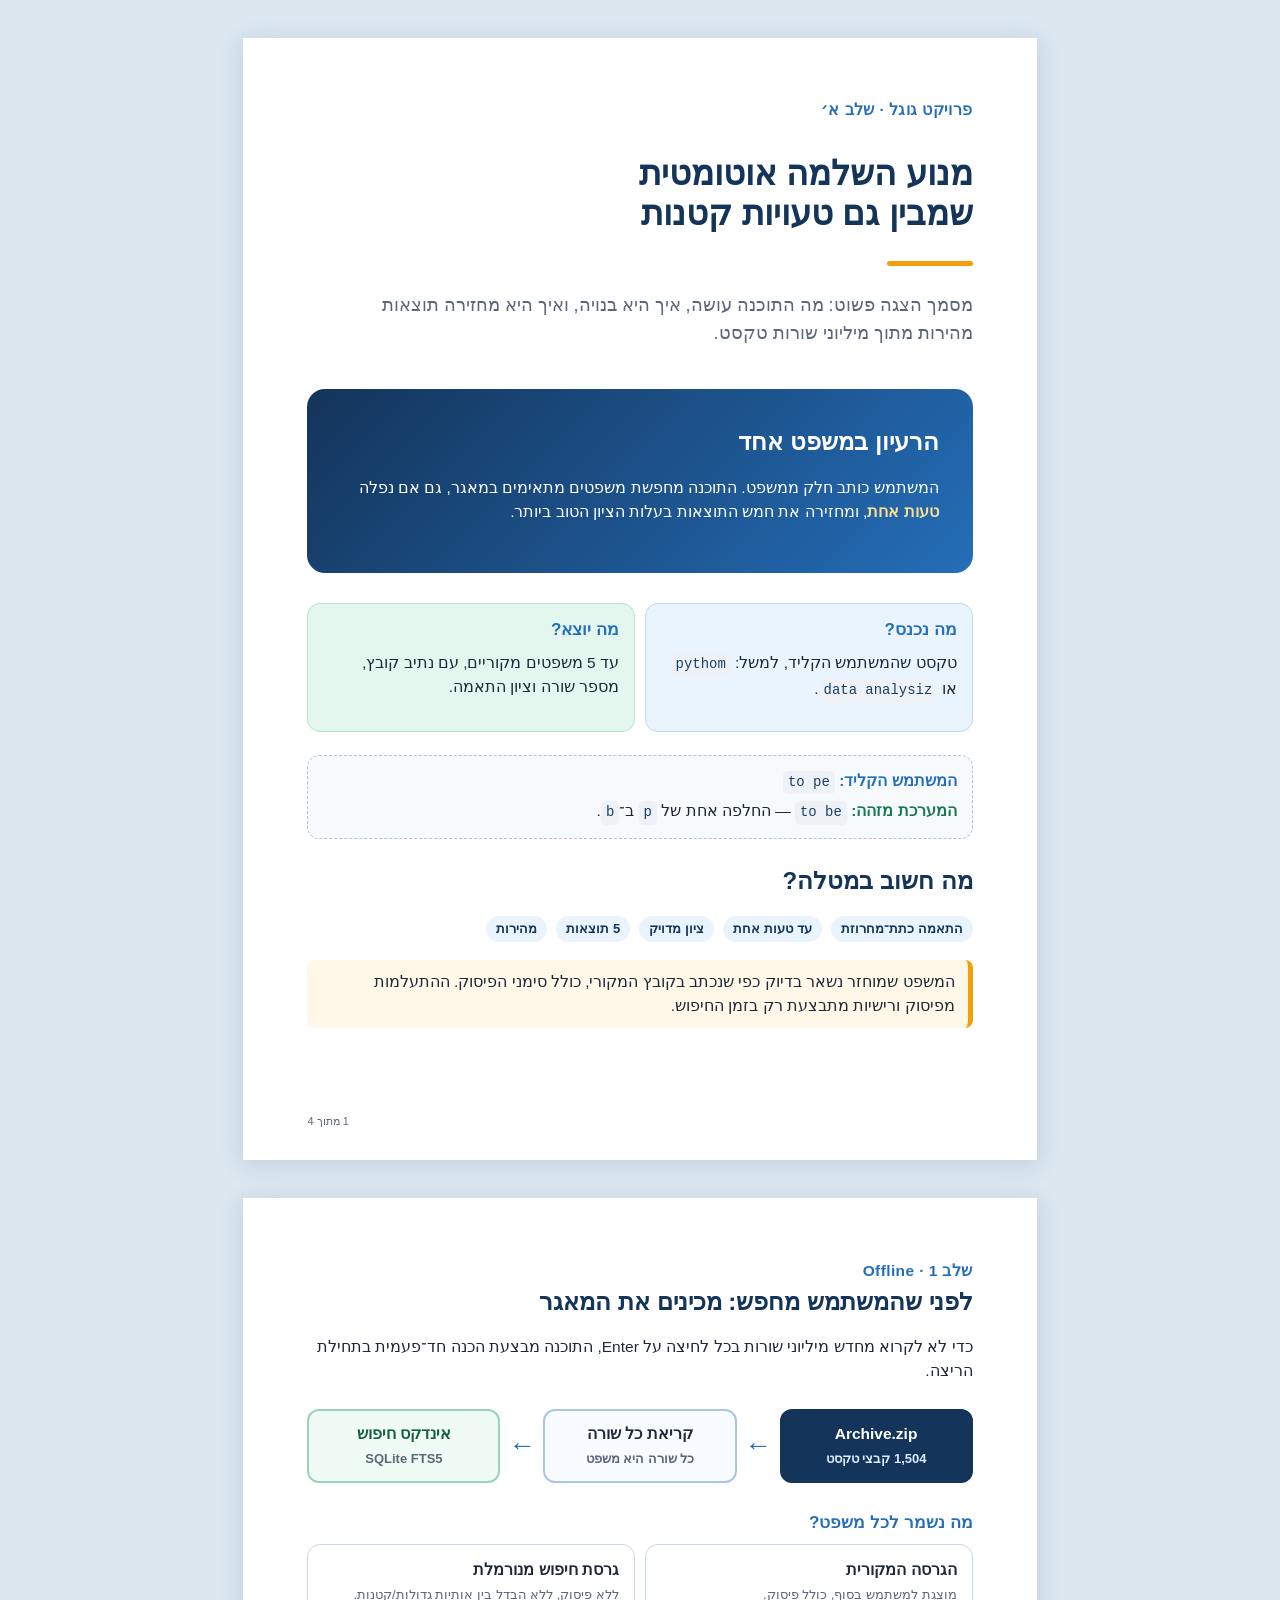
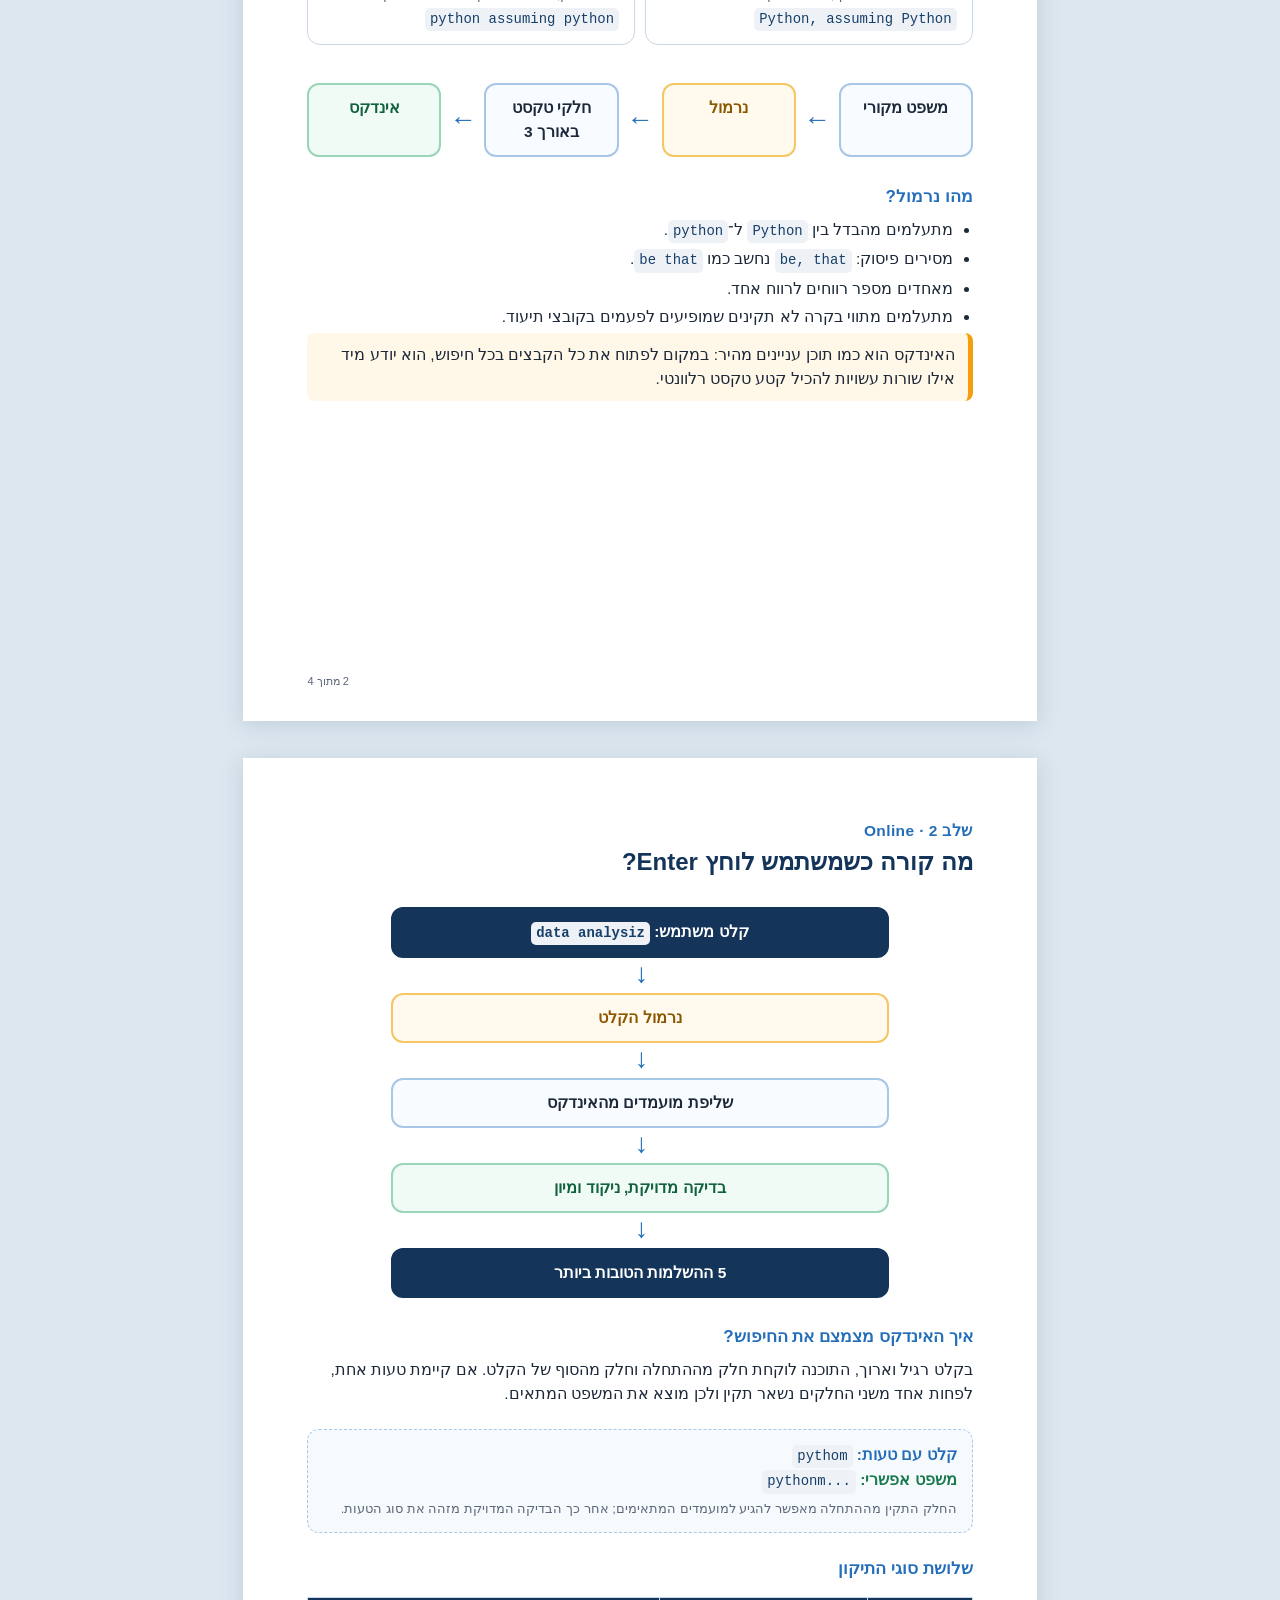
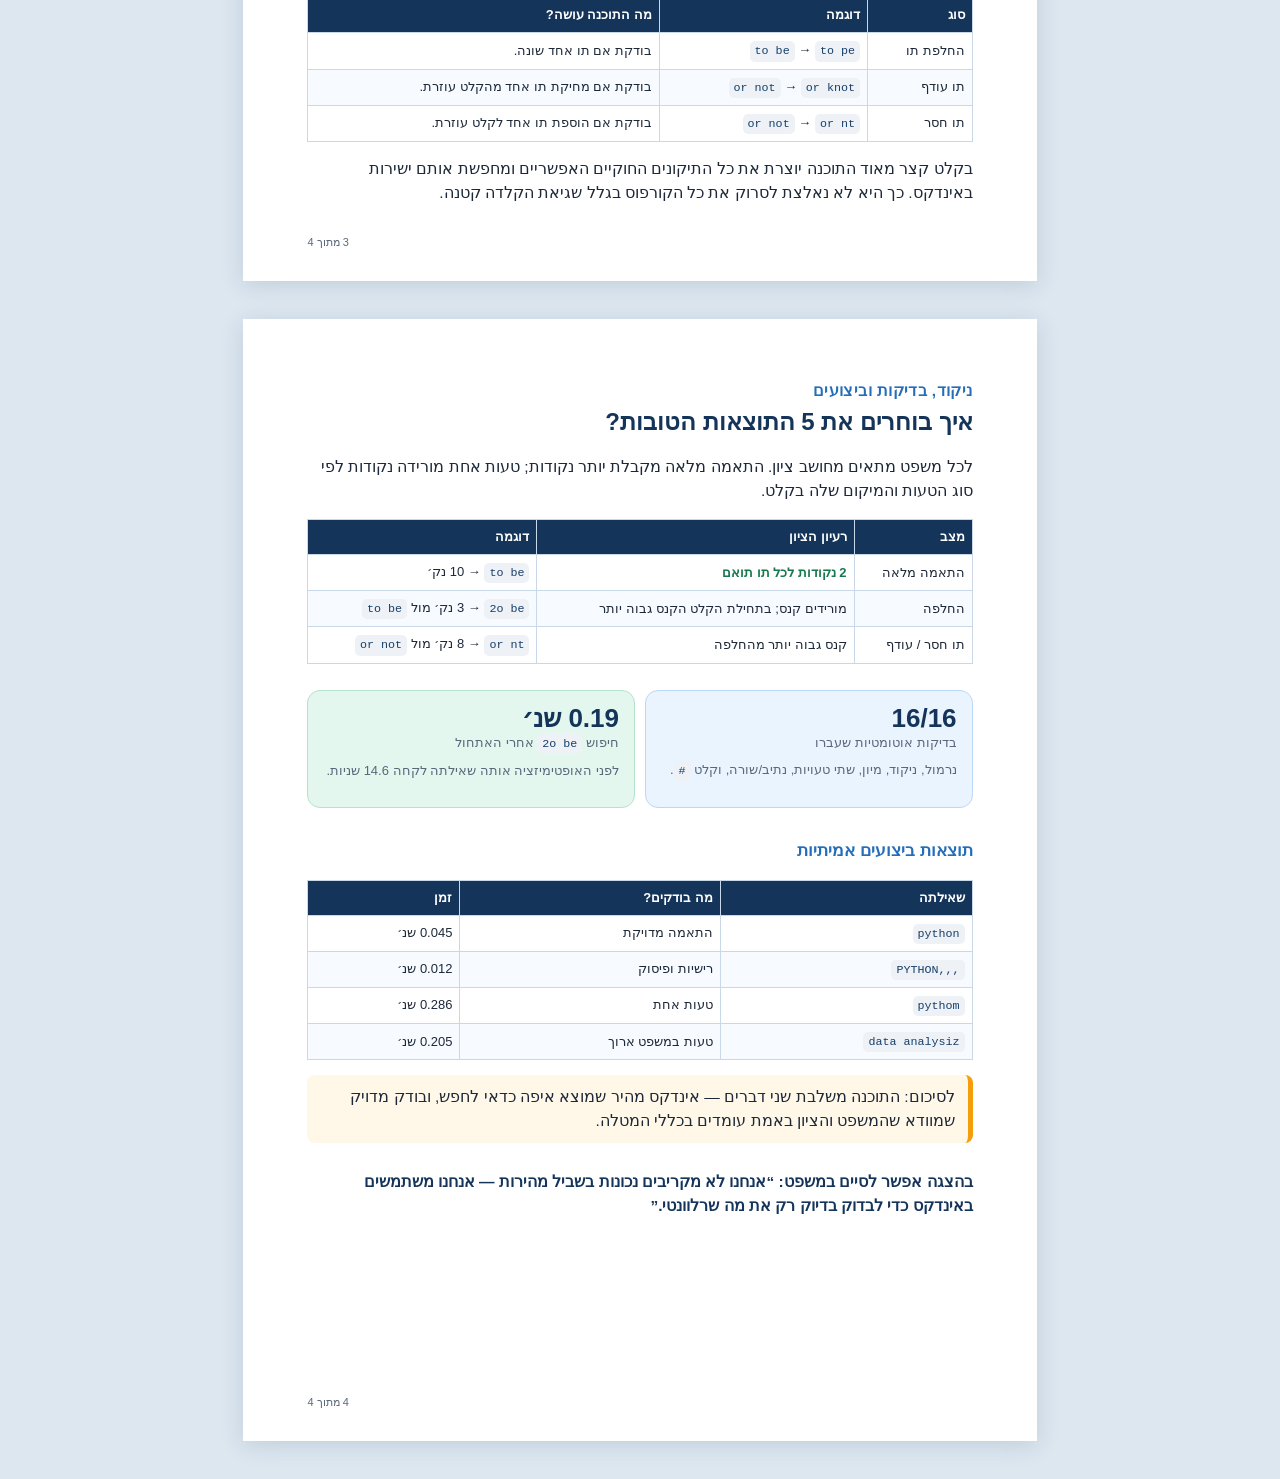
<file: project_explanation_he.html>
<!doctype html>
<html lang="he" dir="rtl">
<head>
  <meta charset="utf-8">
  <meta name="viewport" content="width=device-width, initial-scale=1">
  <title>הסבר פרויקט — השלמה אוטומטית</title>
  <style>
    :root {
      --navy: #14345a;
      --blue: #246eb9;
      --sky: #eaf4ff;
      --mint: #e4f7ee;
      --green: #18794e;
      --orange: #f59e0b;
      --ink: #1d2939;
      --muted: #5b677a;
      --line: #c9d8e8;
      --paper: #fff;
    }

    * { box-sizing: border-box; }
    body {
      margin: 0;
      background: #dce7f0;
      color: var(--ink);
      font-family: Arial, "Noto Sans Hebrew", sans-serif;
      font-size: 15.5px;
      line-height: 1.55;
    }
    .page {
      width: 210mm;
      min-height: 297mm;
      padding: 16mm 17mm 14mm;
      margin: 10mm auto;
      background: var(--paper);
      position: relative;
      overflow: hidden;
      page-break-after: always;
      box-shadow: 0 4px 22px rgba(31, 60, 88, .15);
    }
    .page:last-child { page-break-after: auto; }
    .page-number {
      position: absolute;
      bottom: 8mm;
      left: 17mm;
      color: var(--muted);
      font-size: 11px;
    }
    h1, h2, h3, p { margin-top: 0; }
    h1 { color: var(--navy); font-size: 34px; line-height: 1.2; margin: 8mm 0 5mm; }
    h2 { color: var(--navy); font-size: 24px; margin: 0 0 4mm; }
    h3 { color: var(--blue); font-size: 17px; margin: 0 0 2mm; }
    .eyebrow { color: var(--blue); font-weight: 700; letter-spacing: .4px; }
    .subtitle { color: var(--muted); font-size: 18px; max-width: 620px; }
    .accent-line { width: 86px; height: 5px; background: var(--orange); border-radius: 99px; margin: 7mm 0; }
    .hero {
      padding: 9mm;
      margin: 11mm 0 8mm;
      border-radius: 18px;
      color: white;
      background: linear-gradient(135deg, var(--navy), var(--blue));
    }
    .hero strong { color: #ffdd91; }
    .pill {
      display: inline-block;
      padding: 3px 10px;
      margin: 2px 0 2px 5px;
      border-radius: 999px;
      font-size: 13px;
      font-weight: 700;
      background: var(--sky);
      color: var(--navy);
    }
    .grid { display: grid; gap: 10px; }
    .grid.two { grid-template-columns: 1fr 1fr; }
    .card {
      padding: 13px 15px;
      border: 1px solid var(--line);
      border-radius: 13px;
      background: #fff;
    }
    .card.sky { background: var(--sky); border-color: #bdd8f4; }
    .card.mint { background: var(--mint); border-color: #b5e2ca; }
    .note {
      padding: 10px 13px;
      border-right: 5px solid var(--orange);
      border-radius: 8px;
      background: #fff8e8;
    }
    .flow {
      display: flex;
      align-items: stretch;
      justify-content: center;
      gap: 8px;
      margin: 7mm 0;
    }
    .flow.vertical { flex-direction: column; align-items: center; }
    .node {
      flex: 1;
      min-width: 0;
      padding: 11px 9px;
      border: 2px solid #a8c7e6;
      border-radius: 12px;
      background: #f8fbff;
      text-align: center;
      font-weight: 700;
    }
    .node.green { border-color: #99d5b7; background: #f1fbf5; color: #12613d; }
    .node.orange { border-color: #f4c664; background: #fffaed; color: #8a5700; }
    .node.dark { border-color: var(--navy); background: var(--navy); color: white; }
    .arrow { align-self: center; color: var(--blue); font-size: 27px; font-weight: 700; }
    .arrow.down { line-height: .7; transform: rotate(-90deg); }
    .simple-list { padding: 0 20px 0 0; margin: 4px 0; }
    .simple-list li { margin: 4px 0; }
    code {
      direction: ltr;
      unicode-bidi: embed;
      display: inline-block;
      padding: 1px 5px;
      border-radius: 5px;
      background: #eef2f7;
      color: #173f69;
      font-family: Consolas, monospace;
      font-size: .9em;
    }
    .example {
      margin: 6mm 0;
      padding: 13px 15px;
      border-radius: 12px;
      background: #f7fafc;
      border: 1px dashed #a8c7e6;
    }
    .example .typed { color: var(--blue); font-weight: 700; }
    .example .result { color: var(--green); font-weight: 700; }
    table { width: 100%; border-collapse: collapse; margin: 4mm 0; font-size: 13px; }
    th { background: var(--navy); color: white; }
    th, td { border: 1px solid var(--line); padding: 7px; text-align: right; }
    tr:nth-child(even) td { background: #f7fbff; }
    .score { color: var(--green); font-weight: 700; }
    .small { font-size: 13px; color: var(--muted); }
    .metric { font-size: 26px; color: var(--navy); font-weight: 700; line-height: 1.1; }
    .metric-label { color: var(--muted); font-size: 13px; }
    @media print {
      body { background: white; }
      .page { margin: 0; box-shadow: none; }
    }
  </style>
</head>
<body>

  <section class="page">
    <div class="eyebrow">פרויקט גוגל · שלב א׳</div>
    <h1>מנוע השלמה אוטומטית<br>שמבין גם טעויות קטנות</h1>
    <div class="accent-line"></div>
    <p class="subtitle">מסמך הצגה פשוט: מה התוכנה עושה, איך היא בנויה, ואיך היא מחזירה תוצאות מהירות מתוך מיליוני שורות טקסט.</p>

    <div class="hero">
      <h2 style="color:white">הרעיון במשפט אחד</h2>
      <p>המשתמש כותב חלק ממשפט. התוכנה מחפשת משפטים מתאימים במאגר, גם אם נפלה <strong>טעות אחת</strong>, ומחזירה את חמש התוצאות בעלות הציון הטוב ביותר.</p>
    </div>

    <div class="grid two">
      <div class="card sky">
        <h3>מה נכנס?</h3>
        <p>טקסט שהמשתמש הקליד, למשל: <code>pythom</code> או <code>data analysiz</code>.</p>
      </div>
      <div class="card mint">
        <h3>מה יוצא?</h3>
        <p>עד 5 משפטים מקוריים, עם נתיב קובץ, מספר שורה וציון התאמה.</p>
      </div>
    </div>

    <div class="example">
      <div><span class="typed">המשתמש הקליד:</span> <code>to pe</code></div>
      <div style="margin-top:5px"><span class="result">המערכת מזהה:</span> <code>to be</code> — החלפה אחת של <code>p</code> ב־<code>b</code>.</div>
    </div>

    <h2>מה חשוב במטלה?</h2>
    <p>
      <span class="pill">התאמה כתת־מחרוזת</span>
      <span class="pill">עד טעות אחת</span>
      <span class="pill">ציון מדויק</span>
      <span class="pill">5 תוצאות</span>
      <span class="pill">מהירות</span>
    </p>
    <div class="note">המשפט שמוחזר נשאר בדיוק כפי שנכתב בקובץ המקורי, כולל סימני הפיסוק. ההתעלמות מפיסוק ורישיות מתבצעת רק בזמן החיפוש.</div>
    <div class="page-number">1 מתוך 4</div>
  </section>

  <section class="page">
    <div class="eyebrow">שלב 1 · Offline</div>
    <h2>לפני שהמשתמש מחפש: מכינים את המאגר</h2>
    <p>כדי לא לקרוא מחדש מיליוני שורות בכל לחיצה על Enter, התוכנה מבצעת הכנה חד־פעמית בתחילת הריצה.</p>

    <div class="flow">
      <div class="node dark">Archive.zip<br><span class="small" style="color:#d9eaff">1,504 קבצי טקסט</span></div>
      <div class="arrow">←</div>
      <div class="node">קריאת כל שורה<br><span class="small">כל שורה היא משפט</span></div>
      <div class="arrow">←</div>
      <div class="node green">אינדקס חיפוש<br><span class="small">SQLite FTS5</span></div>
    </div>

    <h3>מה נשמר לכל משפט?</h3>
    <div class="grid two">
      <div class="card">
        <strong>הגרסה המקורית</strong><br>
        <span class="small">מוצגת למשתמש בסוף, כולל פיסוק.</span><br>
        <code>Python, assuming Python</code>
      </div>
      <div class="card">
        <strong>גרסת חיפוש מנורמלת</strong><br>
        <span class="small">ללא פיסוק, ללא הבדל בין אותיות גדולות/קטנות.</span><br>
        <code>python assuming python</code>
      </div>
    </div>

    <div class="flow" style="margin-top:10mm">
      <div class="node">משפט מקורי</div>
      <div class="arrow">←</div>
      <div class="node orange">נרמול</div>
      <div class="arrow">←</div>
      <div class="node">חלקי טקסט באורך 3</div>
      <div class="arrow">←</div>
      <div class="node green">אינדקס</div>
    </div>

    <h3>מהו נרמול?</h3>
    <ul class="simple-list">
      <li>מתעלמים מהבדל בין <code>Python</code> ל־<code>python</code>.</li>
      <li>מסירים פיסוק: <code>be, that</code> נחשב כמו <code>be that</code>.</li>
      <li>מאחדים מספר רווחים לרווח אחד.</li>
      <li>מתעלמים מתווי בקרה לא תקינים שמופיעים לפעמים בקובצי תיעוד.</li>
    </ul>

    <div class="note">האינדקס הוא כמו תוכן עניינים מהיר: במקום לפתוח את כל הקבצים בכל חיפוש, הוא יודע מיד אילו שורות עשויות להכיל קטע טקסט רלוונטי.</div>
    <div class="page-number">2 מתוך 4</div>
  </section>

  <section class="page">
    <div class="eyebrow">שלב 2 · Online</div>
    <h2>מה קורה כשמשתמש לוחץ Enter?</h2>

    <div class="flow vertical">
      <div class="node dark" style="width:75%">קלט משתמש: <code>data analysiz</code></div>
      <div class="arrow down">←</div>
      <div class="node orange" style="width:75%">נרמול הקלט</div>
      <div class="arrow down">←</div>
      <div class="node" style="width:75%">שליפת מועמדים מהאינדקס</div>
      <div class="arrow down">←</div>
      <div class="node green" style="width:75%">בדיקה מדויקת, ניקוד ומיון</div>
      <div class="arrow down">←</div>
      <div class="node dark" style="width:75%">5 ההשלמות הטובות ביותר</div>
    </div>

    <h3>איך האינדקס מצמצם את החיפוש?</h3>
    <p>בקלט רגיל וארוך, התוכנה לוקחת חלק מההתחלה וחלק מהסוף של הקלט. אם קיימת טעות אחת, לפחות אחד משני החלקים נשאר תקין ולכן מוצא את המשפט המתאים.</p>
    <div class="example">
      <div><span class="typed">קלט עם טעות:</span> <code>pythom</code></div>
      <div><span class="result">משפט אפשרי:</span> <code>pythonm...</code></div>
      <div class="small" style="margin-top:5px">החלק התקין מההתחלה מאפשר להגיע למועמדים המתאימים; אחר כך הבדיקה המדויקת מזהה את סוג הטעות.</div>
    </div>

    <h3>שלושת סוגי התיקון</h3>
    <table>
      <thead><tr><th>סוג</th><th>דוגמה</th><th>מה התוכנה עושה?</th></tr></thead>
      <tbody>
        <tr><td>החלפת תו</td><td><code>to pe</code> → <code>to be</code></td><td>בודקת אם תו אחד שונה.</td></tr>
        <tr><td>תו עודף</td><td><code>or knot</code> → <code>or not</code></td><td>בודקת אם מחיקת תו אחד מהקלט עוזרת.</td></tr>
        <tr><td>תו חסר</td><td><code>or nt</code> → <code>or not</code></td><td>בודקת אם הוספת תו אחד לקלט עוזרת.</td></tr>
      </tbody>
    </table>

    <p>בקלט קצר מאוד התוכנה יוצרת את כל התיקונים החוקיים האפשריים ומחפשת אותם ישירות באינדקס. כך היא לא נאלצת לסרוק את כל הקורפוס בגלל שגיאת הקלדה קטנה.</p>
    <div class="page-number">3 מתוך 4</div>
  </section>

  <section class="page">
    <div class="eyebrow">ניקוד, בדיקות וביצועים</div>
    <h2>איך בוחרים את 5 התוצאות הטובות?</h2>
    <p>לכל משפט מתאים מחושב ציון. התאמה מלאה מקבלת יותר נקודות; טעות אחת מורידה נקודות לפי סוג הטעות והמיקום שלה בקלט.</p>

    <table>
      <thead><tr><th>מצב</th><th>רעיון הציון</th><th>דוגמה</th></tr></thead>
      <tbody>
        <tr><td>התאמה מלאה</td><td class="score">2 נקודות לכל תו תואם</td><td><code>to be</code> → 10 נק׳</td></tr>
        <tr><td>החלפה</td><td>מורידים קנס; בתחילת הקלט הקנס גבוה יותר</td><td><code>2o be</code> → 3 נק׳ מול <code>to be</code></td></tr>
        <tr><td>תו חסר / עודף</td><td>קנס גבוה יותר מהחלפה</td><td><code>or nt</code> → 8 נק׳ מול <code>or not</code></td></tr>
      </tbody>
    </table>

    <div class="grid two" style="margin-top:7mm">
      <div class="card sky">
        <div class="metric">16/16</div>
        <div class="metric-label">בדיקות אוטומטיות שעברו</div>
        <p class="small" style="margin-top:7px">נרמול, ניקוד, מיון, שתי טעויות, נתיב/שורה, וקלט <code>#</code>.</p>
      </div>
      <div class="card mint">
        <div class="metric">0.19 שנ׳</div>
        <div class="metric-label">חיפוש <code>2o be</code> אחרי האתחול</div>
        <p class="small" style="margin-top:7px">לפני האופטימיזציה אותה שאילתה לקחה 14.6 שניות.</p>
      </div>
    </div>

    <h3 style="margin-top:8mm">תוצאות ביצועים אמיתיות</h3>
    <table>
      <thead><tr><th>שאילתה</th><th>מה בודקים?</th><th>זמן</th></tr></thead>
      <tbody>
        <tr><td><code>python</code></td><td>התאמה מדויקת</td><td>0.045 שנ׳</td></tr>
        <tr><td><code>PYTHON,,,</code></td><td>רישיות ופיסוק</td><td>0.012 שנ׳</td></tr>
        <tr><td><code>pythom</code></td><td>טעות אחת</td><td>0.286 שנ׳</td></tr>
        <tr><td><code>data analysiz</code></td><td>טעות במשפט ארוך</td><td>0.205 שנ׳</td></tr>
      </tbody>
    </table>

    <div class="note">לסיכום: התוכנה משלבת שני דברים — אינדקס מהיר שמוצא איפה כדאי לחפש, ובודק מדויק שמוודא שהמשפט והציון באמת עומדים בכללי המטלה.</div>
    <p style="margin-top:7mm; color:var(--navy); font-weight:700">בהצגה אפשר לסיים במשפט: “אנחנו לא מקריבים נכונות בשביל מהירות — אנחנו משתמשים באינדקס כדי לבדוק בדיוק רק את מה שרלוונטי.”</p>
    <div class="page-number">4 מתוך 4</div>
  </section>

</body>
</html>
</file>
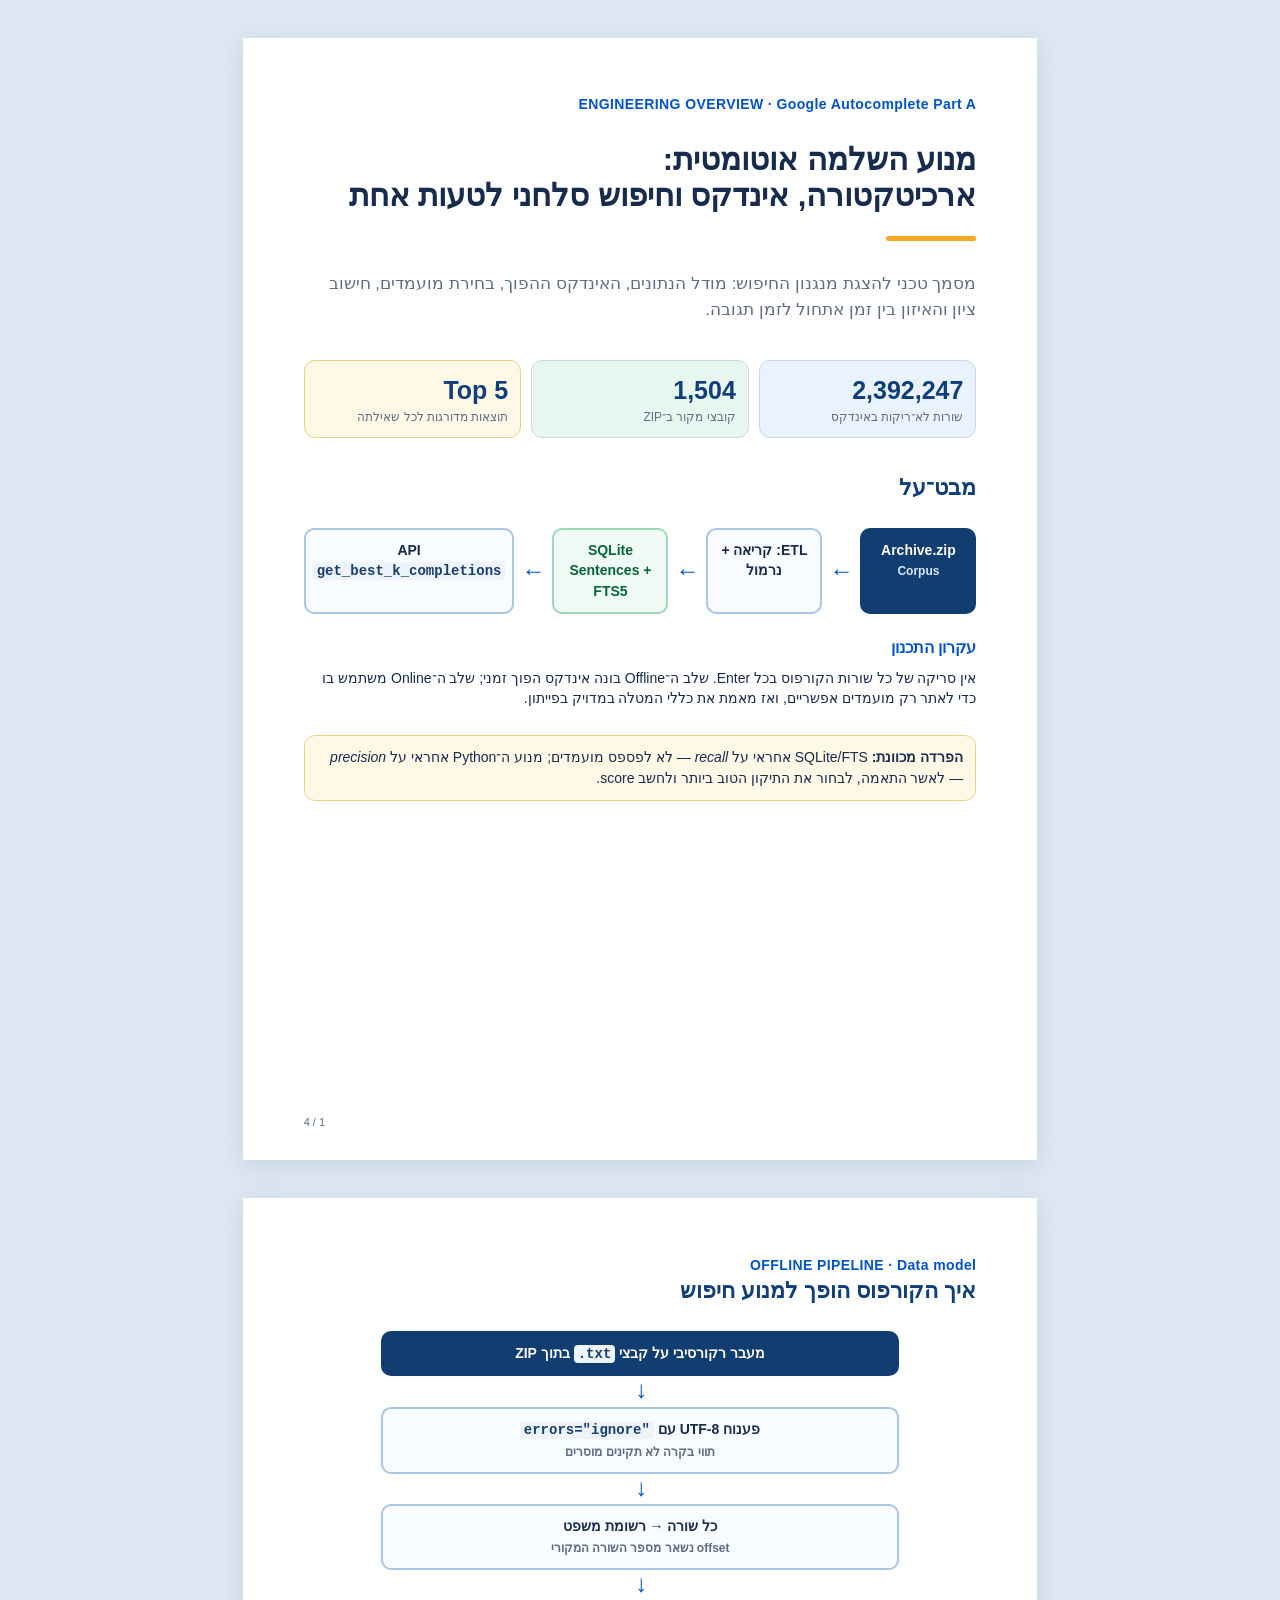
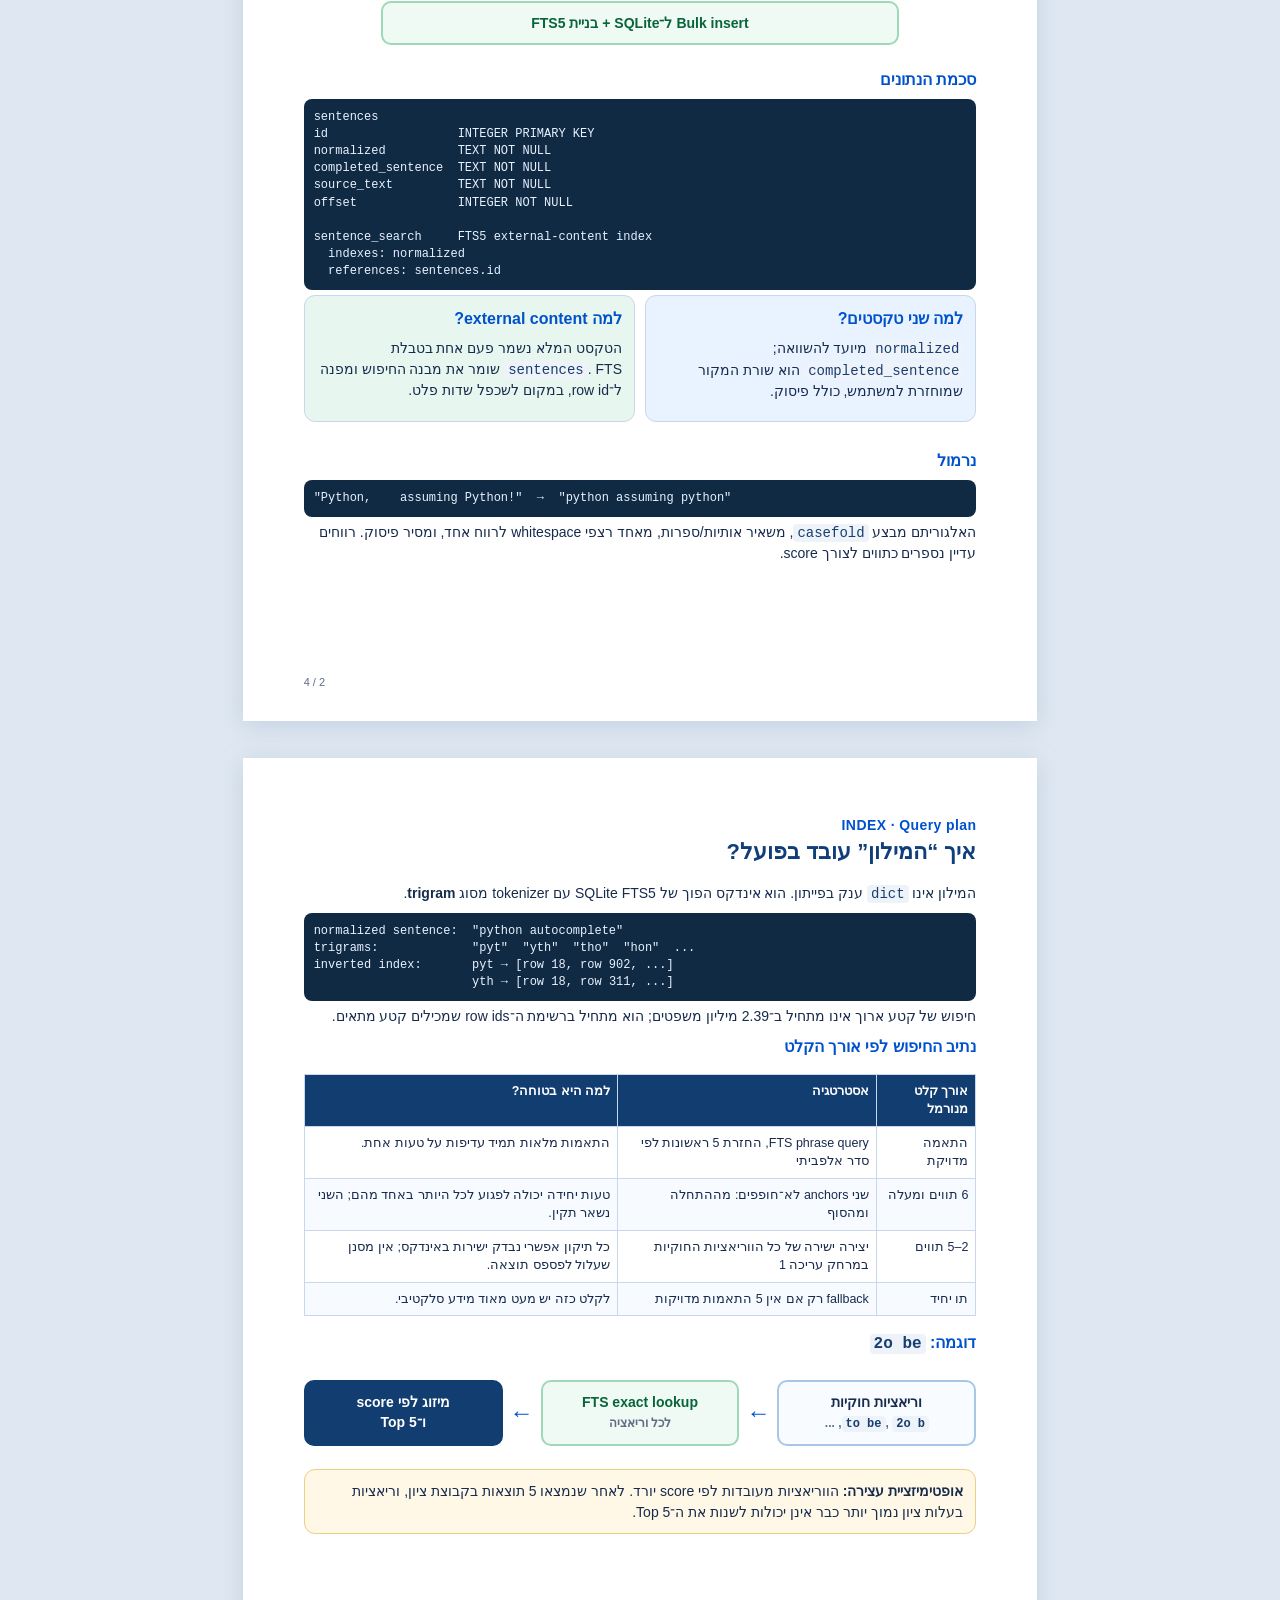
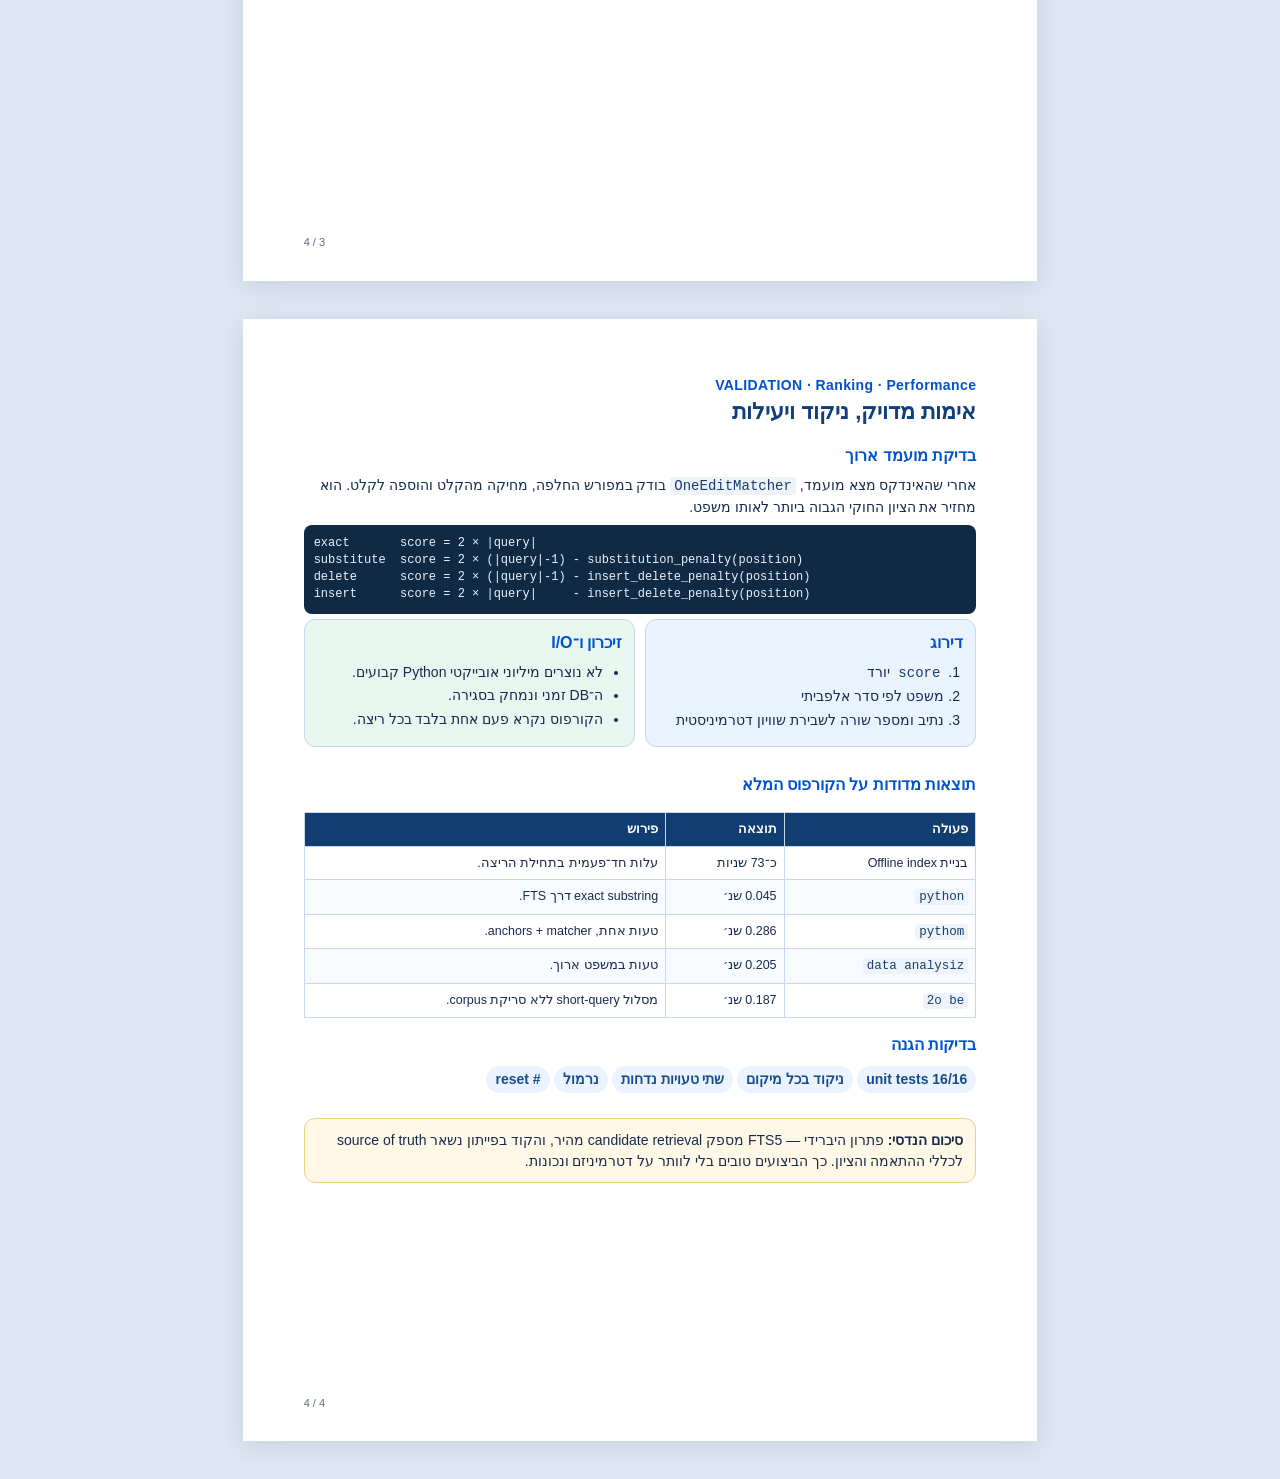
<file: technical_architecture_he.html>
<!doctype html>
<html lang="he" dir="rtl">
<head>
  <meta charset="utf-8">
  <meta name="viewport" content="width=device-width, initial-scale=1">
  <title>Autocomplete — ארכיטקטורה טכנית</title>
  <style>
    :root { --ink:#172b4d; --blue:#0052cc; --navy:#123d70; --cyan:#e9f2ff; --mint:#e7f7ef; --orange:#f5a623; --line:#c8d7eb; --muted:#5f6c85; }
    * { box-sizing:border-box; }
    body { margin:0; background:#dfe8f2; color:var(--ink); font:14px/1.48 Arial,"Noto Sans Hebrew",sans-serif; }
    .page { width:210mm; min-height:297mm; margin:10mm auto; padding:15mm 16mm 14mm; background:white; position:relative; overflow:hidden; page-break-after:always; box-shadow:0 5px 24px #7894b544; }
    .page:last-child { page-break-after:auto; }
    h1 { font-size:31px; line-height:1.16; margin:7mm 0 4mm; } h2 { font-size:22px; margin:0 0 4mm; color:#103e7a; } h3 { font-size:16px; margin:0 0 2mm; color:var(--blue); }
    p { margin:0 0 8px; } .eyebrow { color:var(--blue); font-weight:bold; letter-spacing:.4px; } .sub { color:var(--muted); font-size:17px; max-width:670px; }
    .rule { height:5px; width:90px; border-radius:6px; background:var(--orange); margin:6mm 0 8mm; } .page-no { position:absolute; bottom:8mm; left:16mm; color:var(--muted); font-size:11px; }
    .grid { display:grid; gap:10px; } .two { grid-template-columns:1fr 1fr; } .three { grid-template-columns:repeat(3,1fr); }
    .box { border:1px solid var(--line); border-radius:11px; padding:11px 12px; background:#fff; } .blue { background:var(--cyan); } .mint { background:var(--mint); } .warn { background:#fff8e6; border-color:#ebcf83; }
    .flow { display:flex; align-items:stretch; gap:7px; margin:6mm 0; } .node { flex:1; padding:10px 7px; border:2px solid #a8c6e6; background:#f8fbff; border-radius:10px; text-align:center; font-weight:bold; } .node.dark { background:var(--navy); border-color:var(--navy); color:white; } .node.green { background:#effaf4; border-color:#9ed8b7; color:#09643a; } .arrow { color:var(--blue); align-self:center; font-size:24px; font-weight:bold; }
    .vertical { flex-direction:column; align-items:center; } .vertical .node { width:77%; flex:none; } .down { transform:rotate(-90deg); line-height:.7; }
    code, pre { direction:ltr; unicode-bidi:embed; font-family:Consolas,"Courier New",monospace; } code { padding:1px 4px; border-radius:4px; background:#eef3f9; color:#173e70; } pre { margin:5px 0; padding:10px; border-radius:8px; background:#102a43; color:#e8f2ff; font-size:12px; line-height:1.42; white-space:pre-wrap; }
    table { width:100%; border-collapse:collapse; margin:4mm 0; font-size:12.5px; } th { background:var(--navy); color:white; } th,td { padding:7px; border:1px solid var(--line); text-align:right; vertical-align:top; } tr:nth-child(even) td { background:#f7fbff; }
    ul,ol { margin:4px 0; padding-right:19px; } li { margin:3px 0; } .small { color:var(--muted); font-size:12px; } .metric { color:#103e7a; font-size:25px; font-weight:bold; } .badge { display:inline-block; background:#eaf3ff; color:#174b89; font-weight:bold; border-radius:99px; padding:3px 9px; margin:2px 0 2px 4px; }
    @media print { body { background:white; } .page { margin:0; box-shadow:none; } }
  </style>
</head>
<body>
  <section class="page">
    <div class="eyebrow">ENGINEERING OVERVIEW · Google Autocomplete Part A</div>
    <h1>מנוע השלמה אוטומטית:<br>ארכיטקטורה, אינדקס וחיפוש סלחני לטעות אחת</h1>
    <div class="rule"></div>
    <p class="sub">מסמך טכני להצגת מנגנון החיפוש: מודל הנתונים, האינדקס ההפוך, בחירת מועמדים, חישוב ציון והאיזון בין זמן אתחול לזמן תגובה.</p>
    <div class="grid three" style="margin-top:10mm">
      <div class="box blue"><div class="metric">2,392,247</div><div class="small">שורות לא־ריקות באינדקס</div></div>
      <div class="box mint"><div class="metric">1,504</div><div class="small">קובצי מקור ב־ZIP</div></div>
      <div class="box warn"><div class="metric">Top 5</div><div class="small">תוצאות מדורגות לכל שאילתה</div></div>
    </div>
    <h2 style="margin-top:9mm">מבט־על</h2>
    <div class="flow"><div class="node dark">Archive.zip<br><span class="small" style="color:#d7e8ff">Corpus</span></div><div class="arrow">←</div><div class="node">ETL: קריאה + נרמול</div><div class="arrow">←</div><div class="node green">SQLite<br>Sentences + FTS5</div><div class="arrow">←</div><div class="node">API<br><code>get_best_k_completions</code></div></div>
    <h3>עקרון התכנון</h3>
    <p>אין סריקה של כל שורות הקורפוס בכל Enter. שלב ה־Offline בונה אינדקס הפוך זמני; שלב ה־Online משתמש בו כדי לאתר רק מועמדים אפשריים, ואז מאמת את כללי המטלה במדויק בפייתון.</p>
    <div class="box warn" style="margin-top:7mm"><strong>הפרדה מכוונת:</strong> SQLite/FTS אחראי על <em>recall</em> — לא לפספס מועמדים; מנוע ה־Python אחראי על <em>precision</em> — לאשר התאמה, לבחור את התיקון הטוב ביותר ולחשב score.</div>
    <div class="page-no">1 / 4</div>
  </section>

  <section class="page">
    <div class="eyebrow">OFFLINE PIPELINE · Data model</div>
    <h2>איך הקורפוס הופך למנוע חיפוש</h2>
    <div class="flow vertical"><div class="node dark">מעבר רקורסיבי על קבצי <code>.txt</code> בתוך ZIP</div><div class="arrow down">←</div><div class="node">פענוח UTF-8 עם <code>errors=&quot;ignore&quot;</code><br><span class="small">תווי בקרה לא תקינים מוסרים</span></div><div class="arrow down">←</div><div class="node">כל שורה → רשומת משפט<br><span class="small">offset נשאר מספר השורה המקורי</span></div><div class="arrow down">←</div><div class="node green">Bulk insert ל־SQLite + בניית FTS5</div></div>
    <h3>סכמת הנתונים</h3>
    <pre>sentences
id                  INTEGER PRIMARY KEY
normalized          TEXT NOT NULL
completed_sentence  TEXT NOT NULL
source_text         TEXT NOT NULL
offset              INTEGER NOT NULL

sentence_search     FTS5 external-content index
  indexes: normalized
  references: sentences.id</pre>
    <div class="grid two"><div class="box blue"><h3>למה שני טקסטים?</h3><p><code>normalized</code> מיועד להשוואה; <code>completed_sentence</code> הוא שורת המקור שמוחזרת למשתמש, כולל פיסוק.</p></div><div class="box mint"><h3>למה external content?</h3><p>הטקסט המלא נשמר פעם אחת בטבלת <code>sentences</code>. FTS שומר את מבנה החיפוש ומפנה ל־row id, במקום לשכפל שדות פלט.</p></div></div>
    <h3 style="margin-top:7mm">נרמול</h3>
    <pre>"Python,    assuming Python!"  →  "python assuming python"</pre>
    <p>האלגוריתם מבצע <code>casefold</code>, משאיר אותיות/ספרות, מאחד רצפי whitespace לרווח אחד, ומסיר פיסוק. רווחים עדיין נספרים כתווים לצורך score.</p>
    <div class="page-no">2 / 4</div>
  </section>

  <section class="page">
    <div class="eyebrow">INDEX · Query plan</div>
    <h2>איך “המילון” עובד בפועל?</h2>
    <p>המילון אינו <code>dict</code> ענק בפייתון. הוא אינדקס הפוך של SQLite FTS5 עם tokenizer מסוג <strong>trigram</strong>.</p>
    <pre>normalized sentence:  "python autocomplete"
trigrams:             "pyt"  "yth"  "tho"  "hon"  ...
inverted index:       pyt → [row 18, row 902, ...]
                      yth → [row 18, row 311, ...]</pre>
    <p>חיפוש של קטע ארוך אינו מתחיל ב־2.39 מיליון משפטים; הוא מתחיל ברשימת ה־row ids שמכילים קטע מתאים.</p>
    <h3>נתיב החיפוש לפי אורך הקלט</h3>
    <table><thead><tr><th>אורך קלט מנורמל</th><th>אסטרטגיה</th><th>למה היא בטוחה?</th></tr></thead><tbody>
      <tr><td>התאמה מדויקת</td><td>FTS phrase query, החזרת 5 ראשונות לפי סדר אלפביתי</td><td>התאמות מלאות תמיד עדיפות על טעות אחת.</td></tr>
      <tr><td>6 תווים ומעלה</td><td>שני anchors לא־חופפים: מההתחלה ומהסוף</td><td>טעות יחידה יכולה לפגוע לכל היותר באחד מהם; השני נשאר תקין.</td></tr>
      <tr><td>2–5 תווים</td><td>יצירה ישירה של כל הווריאציות החוקיות במרחק עריכה 1</td><td>כל תיקון אפשרי נבדק ישירות באינדקס; אין מסנן שעלול לפספס תוצאה.</td></tr>
      <tr><td>תו יחיד</td><td>fallback רק אם אין 5 התאמות מדויקות</td><td>לקלט כזה יש מעט מאוד מידע סלקטיבי.</td></tr>
    </tbody></table>
    <h3>דוגמה: <code>2o be</code></h3>
    <div class="flow"><div class="node">וריאציות חוקיות<br><span class="small"><code>to be</code>, <code>2o b</code>, ...</span></div><div class="arrow">←</div><div class="node green">FTS exact lookup<br><span class="small">לכל וריאציה</span></div><div class="arrow">←</div><div class="node dark">מיזוג לפי score<br>ו־Top 5</div></div>
    <div class="box warn"><strong>אופטימיזציית עצירה:</strong> הווריאציות מעובדות לפי score יורד. לאחר שנמצאו 5 תוצאות בקבוצת ציון, וריאציות בעלות ציון נמוך יותר כבר אינן יכולות לשנות את ה־Top 5.</div>
    <div class="page-no">3 / 4</div>
  </section>

  <section class="page">
    <div class="eyebrow">VALIDATION · Ranking · Performance</div>
    <h2>אימות מדויק, ניקוד ויעילות</h2>
    <h3>בדיקת מועמד ארוך</h3>
    <p>אחרי שהאינדקס מצא מועמד, <code>OneEditMatcher</code> בודק במפורש החלפה, מחיקה מהקלט והוספה לקלט. הוא מחזיר את הציון החוקי הגבוה ביותר לאותו משפט.</p>
    <pre>exact       score = 2 × |query|
substitute  score = 2 × (|query|-1) - substitution_penalty(position)
delete      score = 2 × (|query|-1) - insert_delete_penalty(position)
insert      score = 2 × |query|     - insert_delete_penalty(position)</pre>
    <div class="grid two"><div class="box blue"><h3>דירוג</h3><ol><li><code>score</code> יורד</li><li>משפט לפי סדר אלפביתי</li><li>נתיב ומספר שורה לשבירת שוויון דטרמיניסטית</li></ol></div><div class="box mint"><h3>זיכרון ו־I/O</h3><ul><li>לא נוצרים מיליוני אובייקטי Python קבועים.</li><li>ה־DB זמני ונמחק בסגירה.</li><li>הקורפוס נקרא פעם אחת בלבד בכל ריצה.</li></ul></div></div>
    <h3 style="margin-top:7mm">תוצאות מדודות על הקורפוס המלא</h3>
    <table><thead><tr><th>פעולה</th><th>תוצאה</th><th>פירוש</th></tr></thead><tbody>
      <tr><td>בניית Offline index</td><td>כ־73 שניות</td><td>עלות חד־פעמית בתחילת הריצה.</td></tr>
      <tr><td><code>python</code></td><td>0.045 שנ׳</td><td>exact substring דרך FTS.</td></tr>
      <tr><td><code>pythom</code></td><td>0.286 שנ׳</td><td>טעות אחת, anchors + matcher.</td></tr>
      <tr><td><code>data analysiz</code></td><td>0.205 שנ׳</td><td>טעות במשפט ארוך.</td></tr>
      <tr><td><code>2o be</code></td><td>0.187 שנ׳</td><td>מסלול short-query ללא סריקת corpus.</td></tr>
    </tbody></table>
    <h3>בדיקות הגנה</h3>
    <p><span class="badge">16/16 unit tests</span><span class="badge">ניקוד בכל מיקום</span><span class="badge">שתי טעויות נדחות</span><span class="badge">נרמול</span><span class="badge"># reset</span></p>
    <div class="box warn" style="margin-top:6mm"><strong>סיכום הנדסי:</strong> פתרון היברידי — FTS5 מספק candidate retrieval מהיר, והקוד בפייתון נשאר source of truth לכללי ההתאמה והציון. כך הביצועים טובים בלי לוותר על דטרמיניזם ונכונות.</div>
    <div class="page-no">4 / 4</div>
  </section>
</body>
</html>
</file>
